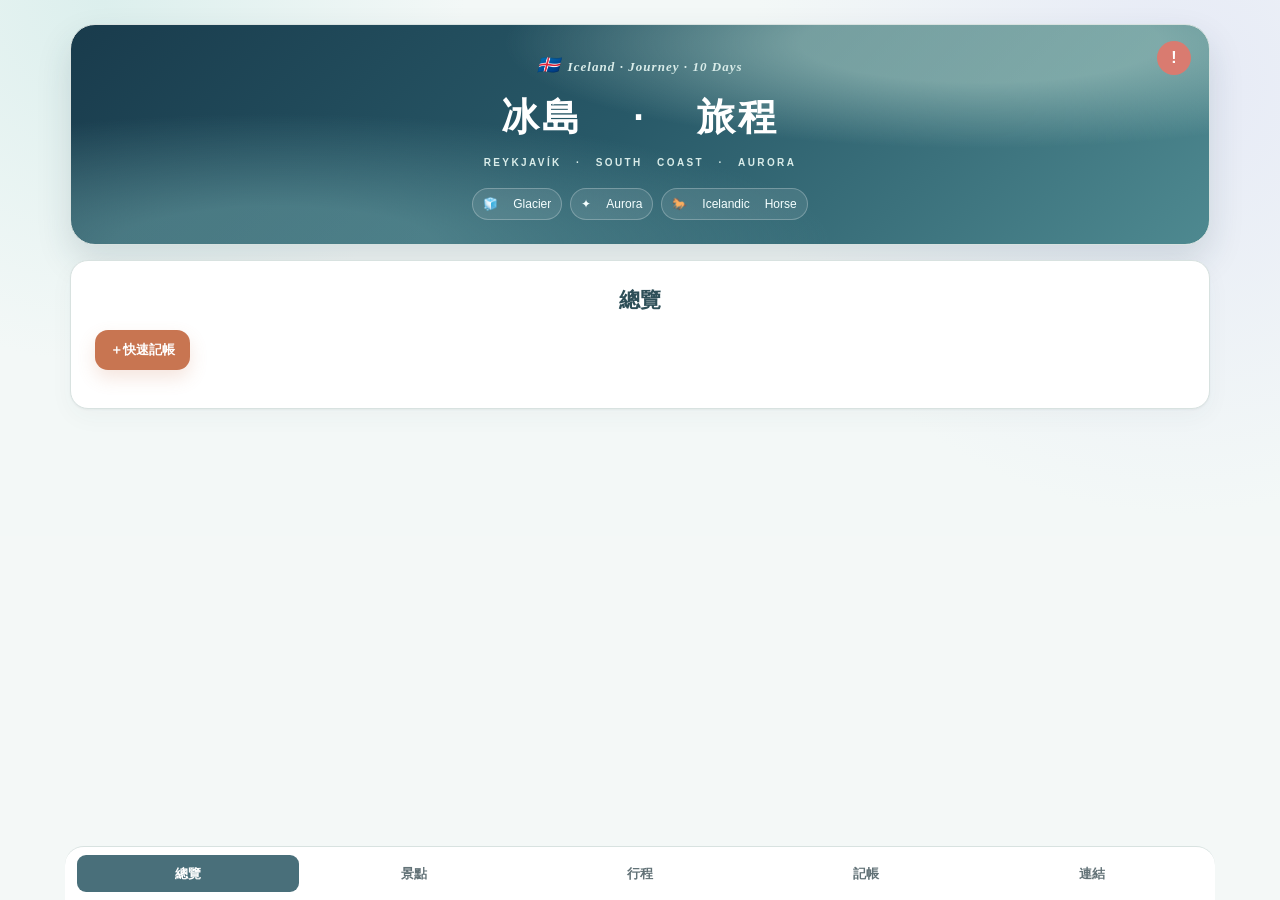
<file: index.html>
<!doctype html>
<html lang="zh-Hant"><meta charset="utf-8"><meta name="viewport" content="width=device-width,initial-scale=1"><title>冰島｜工作台</title><meta http-equiv="refresh" content="0; url=web/index.html"><p>正在開啟工作台… <a href="web/index.html">按這裡進入</a></p>
</file>
<file: web/styles.css>
:root {
  font-family:
    -apple-system, BlinkMacSystemFont, "Noto Sans TC", "Microsoft JhengHei",
    "Noto Color Emoji", "Apple Color Emoji", "Segoe UI Emoji", sans-serif;
  color: #24323a;
  background: #f4f8f7;
  --blue: #2878aa;
  --soft: #e9f2f6;
  --line: #dfe7e5;
  --red: #b9524b;
  --green: #3f8769;
}
* {
  box-sizing: border-box;
}
body {
  margin: 0;
}
.wrap {
  max-width: 1150px;
  margin: auto;
  padding: 18px;
}
.panel {
  background: #fff;
  border: 1px solid var(--line);
  border-radius: 15px;
  padding: 20px;
  margin-bottom: 15px;
  box-shadow: 0 5px 18px #21454a0b;
}
h1 {
  margin: 0 0 5px;
  font-size: 28px;
}
h2 {
  margin: 0 0 13px;
  font-size: 21px;
}
h3 {
  margin: 0 0 7px;
}
.spot-icon {
  display: inline-block;
  margin-right: 6px;
  font-family:
    "Noto Color Emoji", "Apple Color Emoji", "Segoe UI Emoji", sans-serif;
  font-size: 1.05em;
  vertical-align: -0.08em;
}
.spot-icon-image {
  width: 1.15em;
  height: 1.15em;
  margin-right: 6px;
  vertical-align: -0.18em;
  object-fit: contain;
}
.modal-card h2 .spot-icon,
.modal-card h2 .spot-icon-image {
  font-size: 1em;
}
.muted {
  color: #6f7d81;
}
.hidden {
  display: none !important;
}
.row {
  display: flex;
  gap: 9px;
  flex-wrap: wrap;
  align-items: center;
}
.space {
  justify-content: space-between;
}
.btn {
  border: 0;
  border-radius: 9px;
  padding: 10px 15px;
  font-weight: 700;
  cursor: pointer;
  background: var(--blue);
  color: #fff;
}
.btn.gray {
  background: #edf3f3;
  color: #29434a;
}
.btn.red {
  background: #fff0ee;
  color: var(--red);
}
.btn.green {
  background: #eaf5ee;
  color: var(--green);
}
.status {
  padding: 10px 12px;
  border-radius: 9px;
  background: #edf5f4;
  color: #285e65;
  margin: 12px 0;
}
.status.error {
  background: #fff0ee;
  color: #963d37;
}
.tabs {
  display: flex;
  gap: 8px;
  overflow: auto;
  margin: 14px 0;
}
.tab {
  border: 0;
  background: #eaf1f2;
  color: #607277;
  border-radius: 9px;
  padding: 10px 15px;
  font-weight: 700;
  cursor: pointer;
  white-space: nowrap;
}
.tab.active {
  background: var(--blue);
  color: #fff;
}
.section {
  display: none;
}
.section.active {
  display: block;
}
.form {
  display: grid;
  grid-template-columns: repeat(2, minmax(0, 1fr));
  gap: 11px;
}
.field {
  display: grid;
  gap: 5px;
}
.field.full {
  grid-column: 1/-1;
}
.field label {
  font-size: 13px;
  color: #68777a;
  font-weight: 700;
}
.field input,
.field select,
.field textarea {
  width: 100%;
  border: 1px solid var(--line);
  border-radius: 9px;
  padding: 10px;
  background: #fff;
  font: inherit;
}
.field textarea {
  min-height: 82px;
  resize: vertical;
}
.grid {
  display: grid;
  grid-template-columns: repeat(4, minmax(0, 1fr));
  gap: 13px;
}
.spot-card {
  cursor: pointer;
  min-height: 130px;
}
.spot-card.expanded {
  grid-column: 1/-1;
  cursor: default;
}
.spot-summary {
  min-height: 92px;
}
.spot-summary h3 {
  display: inline-block;
  margin-right: 7px;
}
.spot-map {
  display: block;
  margin-top: 12px;
  color: var(--blue);
  white-space: nowrap;
  overflow: hidden;
  text-overflow: ellipsis;
}
.expanded-content {
  display: none;
}
.spot-card.expanded .expanded-content {
  display: block;
  margin-top: 12px;
}
.card {
  border: 1px solid var(--line);
  border-radius: 12px;
  padding: 15px;
  background: #fff;
}
.tag {
  display: inline-block;
  font-size: 12px;
  border-radius: 999px;
  padding: 3px 8px;
  background: var(--soft);
  color: #2474a0;
}
.meta {
  display: grid;
  gap: 5px;
  font-size: 14px;
  color: #647276;
  margin-top: 10px;
}
.detail {
  white-space: pre-wrap;
  background: #f7faf9;
  border-radius: 9px;
  padding: 10px;
  margin-top: 11px;
  font-size: 13px;
  max-height: 180px;
  overflow: auto;
}
.calendar {
  border: 1px solid var(--line);
  border-radius: 12px;
  overflow: auto;
  background: #fff;
}
.calendar-body {
  display: grid;
  grid-template-columns: 72px minmax(680px, 1fr);
  min-width: 752px;
}
.calendar-times {
  background: #f7faf9;
  color: #718085;
  font-size: 12px;
}
.calendar-time {
  height: 60px;
  padding: 5px 8px;
  text-align: right;
  border-bottom: 1px solid var(--line);
}
.calendar-board {
  position: relative;
  min-height: 1440px;
  background: repeating-linear-gradient(
    to bottom,
    #fff 0,
    #fff 59px,
    var(--line) 60px
  );
}
.calendar-slot {
  height: 60px;
  border-bottom: 1px dashed #edf1f0;
}
.calendar-event {
  position: absolute;
  left: 8px;
  right: 8px;
  min-height: 46px;
  padding: 8px 10px;
  border-left: 4px solid var(--blue);
  border-radius: 9px;
  background: #eaf4f8;
  box-shadow: 0 2px 6px #21454a18;
  cursor: grab;
  overflow: hidden;
}
.calendar-event:active {
  cursor: grabbing;
}
.calendar-event strong {
  display: block;
  font-size: 14px;
}
.calendar-event small {
  display: block;
  color: #557077;
  margin-top: 3px;
}
.unscheduled {
  padding: 12px;
  background: #fff8e9;
  border: 1px solid #f0d69a;
  border-radius: 10px;
  margin-bottom: 12px;
}
.unscheduled-event {
  position: relative;
  display: inline-block;
  left: auto;
  right: auto;
  top: auto;
  height: auto !important;
  margin: 6px 6px 0 0;
}
.table-wrap {
  overflow: auto;
}
.modal {
  position: fixed;
  inset: 0;
  background: #17252bcc;
  display: flex;
  align-items: center;
  justify-content: center;
  padding: 18px;
  z-index: 20;
}
.modal.hidden {
  display: none;
}
.modal-card {
  width: min(760px, 100%);
  max-height: 90vh;
  overflow: auto;
  background: #fff;
  border-radius: 15px;
  padding: 20px;
  box-shadow: 0 18px 50px #102b3333;
}
.modal-content {
  white-space: pre-wrap;
  line-height: 1.7;
  background: #f7faf9;
  border-radius: 10px;
  padding: 14px;
  margin-top: 14px;
}
.modal-content h2,
.modal-content h3,
.modal-content h4 {
  margin: 16px 0 6px;
}
.modal-content p {
  margin: 6px 0;
}
.currency-buttons {
  display: flex;
  gap: 8px;
}
.currency-button {
  flex: 1;
  border: 1px solid var(--line);
  border-radius: 9px;
  padding: 11px;
  background: #fff;
  color: #52656a;
  font: inherit;
  font-weight: 700;
  cursor: pointer;
}
.currency-button.active {
  background: var(--blue);
  border-color: var(--blue);
  color: #fff;
}
.bottom-nav {
  position: fixed;
  left: 50%;
  bottom: 0;
  transform: translateX(-50%);
  width: min(1150px, 100%);
  display: grid;
  grid-template-columns: repeat(5, 1fr);
  gap: 4px;
  padding: 8px 12px calc(8px + env(safe-area-inset-bottom));
  background: #ffffffee;
  border-top: 1px solid var(--line);
  backdrop-filter: blur(10px);
  z-index: 10;
}
.bottom-nav button {
  border: 0;
  background: transparent;
  color: #627277;
  padding: 9px 4px;
  border-radius: 9px;
  font: inherit;
  font-size: 13px;
  font-weight: 700;
  cursor: pointer;
}
.bottom-nav button.active {
  background: var(--blue);
  color: #fff;
}
.overview-grid {
  display: grid;
  grid-template-columns: repeat(3, minmax(0, 1fr));
  gap: 13px;
}
.overview-list {
  display: grid;
  gap: 8px;
}
.overview-item {
  padding: 10px;
  border: 1px solid var(--line);
  border-radius: 9px;
  background: #fff;
}
.todo-list {
  display: grid;
  gap: 8px;
  margin-top: 14px;
}
.todo-row {
  display: flex;
  gap: 8px;
  align-items: center;
}
.todo-row input[type="text"] {
  flex: 1;
  border: 1px solid var(--line);
  border-radius: 7px;
  padding: 8px;
}
@media (max-width: 750px) {
  .overview-grid {
    grid-template-columns: 1fr;
  }
  .bottom-nav button {
    font-size: 12px;
  }
}
.table {
  width: 100%;
  border-collapse: collapse;
  min-width: 720px;
}
.table th,
.table td {
  padding: 10px;
  border-bottom: 1px solid var(--line);
  text-align: left;
}
.table th {
  font-size: 13px;
  color: #6b797c;
  background: #f5f8f8;
}
.timeline {
  display: grid;
  gap: 9px;
}
.timeline-item {
  display: grid;
  grid-template-columns: 100px 1fr;
  gap: 11px;
}
.time {
  padding: 12px 0;
  text-align: right;
  color: var(--blue);
  font-weight: 800;
}
.timeline-card {
  border-left: 4px solid var(--blue);
  padding: 12px 14px;
  border-radius: 10px;
  background: #fff;
  border: 1px solid var(--line);
}
.weather {
  padding: 14px;
  border: 1px solid #cfe1e7;
  background: #f0f7fa;
  border-radius: 11px;
  margin-bottom: 14px;
}
.login {
  max-width: 560px;
  margin: 70px auto;
}
.small {
  font-size: 13px;
}
@media (max-width: 950px) {
  .grid {
    grid-template-columns: repeat(2, minmax(0, 1fr));
  }
}
@media (max-width: 750px) {
  .grid {
    grid-template-columns: 1fr;
  }
  .form {
    grid-template-columns: 1fr;
  }
  .field.full {
    grid-column: auto;
  }
  .timeline-item {
    grid-template-columns: 62px 1fr;
  }
  .time {
    font-size: 13px;
  }
}

/* ===== Nordic UI ===== */
:root {
  --blue: #496f7a;
  --blue-dark: #2e4f58;
  --soft: #e8f0ef;
  --line: #d8e2e0;
  --canvas: #f5f8f7;
  --green: #477d68;
  --red: #b45c59;
}
body {
  color: #26373d;
  background:
    radial-gradient(circle at 10% 0%, #eaf1f0 0, transparent 28%), var(--canvas);
}
.wrap {
  max-width: 1180px;
  padding: 24px 20px 112px;
}
.panel {
  position: relative;
  border-radius: 18px;
  padding: 24px;
  box-shadow:
    0 1px 2px #29434a0d,
    0 8px 24px #29434a0a;
}
#appPanel > .panel:first-child {
  padding: 28px 28px 22px;
  text-align: center;
  background: #fdfefe;
}
#appPanel > .panel:first-child .status {
  position: absolute;
  top: 16px;
  right: 18px;
  margin: 0;
}
h1,
h2,
h3 {
  text-align: center;
}
h1 {
  letter-spacing: 0.04em;
}
h2 {
  color: var(--blue-dark);
}
.row.space {
  justify-content: center;
}
.btn,
.tab,
.currency-button,
.filter-button,
.bottom-nav button {
  transition:
    background 160ms ease,
    color 160ms ease,
    border-color 160ms ease,
    transform 120ms ease;
}
.btn:hover,
.tab:hover,
.currency-button:hover,
.filter-button:hover,
.bottom-nav button:hover {
  background: #dce9e7;
  color: var(--blue-dark);
}
.btn:active,
.tab:active,
.currency-button:active,
.filter-button:active,
.bottom-nav button:active {
  transform: translateY(1px) scale(0.98);
  background: var(--blue-dark);
  color: #fff;
}
.btn.gray,
.btn.soft-action {
  background: var(--soft);
  color: var(--blue-dark);
}
.btn.soft-action {
  display: block;
  margin: 14px auto 20px;
}
.status {
  width: 34px;
  height: 34px;
  display: grid;
  place-items: center;
  padding: 0;
  border-radius: 50%;
  font-weight: 800;
  background: #e8f1ec;
  color: var(--green);
}
.status.busy {
  background: #edf1f0;
  color: var(--blue);
}
.status.error {
  background: #fbe9e7;
  color: var(--red);
}
.tabs {
  justify-content: center;
}
.tab.active,
.currency-button.active,
.filter-button.active,
.bottom-nav button.active {
  background: var(--blue);
  color: #fff;
  border-color: var(--blue);
}
.grid,
.overview-grid {
  text-align: center;
}
.card,
.spot-card,
.overview-item {
  text-align: center;
}
.spot-card {
  min-height: 142px;
  display: grid;
  place-items: center;
}
.spot-summary {
  min-height: auto;
  width: 100%;
}
.spot-summary h3 {
  margin-bottom: 10px;
}
.spot-map {
  margin-top: 14px;
  text-align: center;
}
.form {
  max-width: 720px;
  margin-left: auto;
  margin-right: auto;
  text-align: center;
}
.field label {
  text-align: center;
}
.field input,
.field select,
.field textarea {
  text-align: center;
  background: #fbfdfc;
}
.field input:focus,
.field select:focus,
.field textarea:focus,
#dateFilter:focus {
  outline: 3px solid #dbe9e7;
  border-color: var(--blue);
}
.currency-buttons {
  max-width: 420px;
  margin: auto;
}
.field.full > .btn {
  width: min(420px, 100%);
  margin: auto;
}
.expense-view-panel {
  text-align: center;
}
.expense-filters {
  display: grid;
  grid-template-columns: repeat(6, minmax(0, 1fr));
  gap: 8px;
  margin-bottom: 16px;
}
.filter-button {
  border: 1px solid var(--line);
  border-radius: 12px;
  padding: 10px 8px;
  background: #f1f6f5;
  color: #587078;
  font: inherit;
  font-weight: 700;
  cursor: pointer;
}
.filter-button small {
  display: block;
  margin-top: 3px;
  font-size: 11px;
  font-weight: 500;
  opacity: 0.8;
}
.expense-summary {
  margin: 6px auto 18px;
  color: var(--blue-dark);
  font-size: 24px;
  font-weight: 800;
}
.table th,
.table td {
  text-align: center;
}
.day-label {
  display: none;
}
.modal-content {
  text-align: left;
}
.weather {
  text-align: center;
}
.todo-list {
  text-align: center;
}
.todo-row {
  justify-content: center;
}
@media (max-width: 750px) {
  #appPanel > .panel:first-child {
    padding: 22px 16px 18px;
  }
  .expense-filters {
    grid-template-columns: repeat(3, minmax(0, 1fr));
  }
  .panel {
    padding: 18px;
  }
}

/* ===== Iceland identity ===== */
.hero-panel {
  overflow: hidden;
  color: #f8fbfb;
  background:
    radial-gradient(ellipse at 80% 8%, #b5d6cc88 0 14%, transparent 37%),
    radial-gradient(ellipse at 18% 100%, #6ea4a888 0 12%, transparent 42%),
    linear-gradient(135deg, #193b4c 0%, #285968 48%, #4e8990 100%);
  box-shadow: 0 16px 34px #193b4c25;
}
.hero-panel::after {
  position: absolute;
  inset: auto -10% -72px 30%;
  height: 150px;
  border-radius: 50% 50% 0 0;
  background: #102d3c44;
  content: "";
  transform: rotate(-4deg);
}
.hero-kicker,
.hero-route {
  position: relative;
  z-index: 1;
  color: #d9ece9;
  font-size: 11px;
  font-weight: 800;
  letter-spacing: 0.16em;
}
.hero-kicker {
  margin-bottom: 12px;
}
.hero-flag {
  margin-right: 4px;
  font-size: 18px;
  letter-spacing: 0;
}
.hero-panel h1 {
  position: relative;
  z-index: 1;
  margin: 0;
  color: #fff;
  font-size: clamp(25px, 4vw, 38px);
  letter-spacing: 0.08em;
  white-space: nowrap;
}
.hero-route {
  margin-top: 10px;
  font-size: 10px;
  letter-spacing: 0.24em;
}
.hero-panel .status {
  z-index: 2;
  background: #eaf5f299;
  color: #fff;
}
.hero-panel .status.ready {
  background: #7db99b;
}
.hero-panel .status.error {
  background: #d97b70;
}
.spot-summary h3 {
  max-width: 100%;
  overflow: hidden;
  margin: 0 auto 10px;
  font-size: 16px;
  white-space: nowrap;
  text-overflow: ellipsis;
}
.spot-map {
  display: inline-block;
  margin-top: 10px;
  padding: 5px 12px;
  border-radius: 999px;
  background: #edf5f3;
  color: var(--blue-dark);
  font-size: 13px;
  font-weight: 800;
  text-decoration: none;
}
.expense-filters {
  display: flex;
  flex-wrap: nowrap;
  justify-content: center;
  overflow-x: auto;
  padding: 2px 2px 7px;
}
.filter-button {
  flex: 0 0 auto;
  min-width: 56px;
  white-space: nowrap;
}
@media (max-width: 750px) {
  .hero-panel h1 {
    font-size: 25px;
  }
  .hero-route {
    letter-spacing: 0.12em;
  }
  .expense-filters {
    justify-content: flex-start;
  }
}

#appPanel > .panel.hero-panel {
  background:
    radial-gradient(ellipse at 80% 8%, #b5d6cc88 0 14%, transparent 37%),
    radial-gradient(ellipse at 18% 100%, #6ea4a888 0 12%, transparent 42%),
    linear-gradient(135deg, #193b4c 0%, #285968 48%, #4e8990 100%);
}
#appPanel > .panel.hero-panel::after {
  background: #102d3c44;
}
#appPanel > .panel.hero-panel::after {
  right: 0;
}
#appPanel > .panel.hero-panel::after {
  display: none;
}

/* ===== Mobile controls and card hierarchy ===== */
#spotFilters,
#itineraryNav {
  display: grid;
  gap: 8px;
  overflow: visible;
}
#spotFilters {
  grid-template-columns: repeat(7, minmax(0, 1fr));
}
#itineraryNav {
  grid-template-columns: repeat(6, minmax(0, 1fr));
}
#spotFilters .tab,
#itineraryNav .tab {
  min-width: 0;
  padding: 10px 4px;
  text-align: center;
}
.spot-actions,
.modal-actions {
  display: flex;
  flex-direction: column;
  align-items: center;
  gap: 8px;
}
.spot-actions .tag,
.spot-actions .spot-map {
  margin: 0;
}
.modal-card {
  position: relative;
}
.modal-header {
  min-height: 48px;
  padding-right: 82px;
}
.modal-header h2 {
  margin: 0;
  text-align: left;
  line-height: 1.25;
}
.modal-header #closeSpotModal {
  position: absolute;
  top: 0;
  right: 0;
}
.modal-actions {
  flex-direction: row;
  justify-content: flex-start;
  margin-top: 10px;
}
.modal-actions .spot-map {
  display: inline-block;
}
.calendar-event {
  user-select: none;
}
.calendar-resize-handle {
  position: absolute;
  right: 8px;
  bottom: 3px;
  left: 8px;
  height: 10px;
  border-top: 2px solid #4f7780aa;
  border-bottom: 2px solid #4f778055;
  cursor: ns-resize;
  touch-action: none;
}
.calendar-resize-handle::after {
  display: block;
  width: 28px;
  height: 2px;
  margin: 2px auto;
  border-radius: 2px;
  background: #4f7780aa;
  content: "";
}
.expense-filters {
  display: grid;
  grid-template-columns: repeat(6, minmax(0, 1fr));
  overflow: visible;
}
.filter-button {
  min-width: 0;
  padding: 9px 4px;
}
@media (max-width: 750px) {
  #spotFilters {
    grid-template-columns: repeat(4, minmax(0, 1fr));
  }
  #itineraryNav,
  .expense-filters {
    grid-template-columns: repeat(6, minmax(0, 1fr));
  }
  #spotFilters .tab,
  #itineraryNav .tab,
  .filter-button {
    font-size: 13px;
  }
  .modal-card {
    padding: 18px;
  }
}

/* English title accent: handwritten without requiring an external font */
.hero-kicker {
  font-family: "Segoe Script", "Bradley Hand", "Apple Chancery", cursive;
  font-size: 13px;
  font-style: italic;
  font-weight: 600;
  letter-spacing: 0.08em;
  text-transform: none;
}

/* Final mobile rule: one clean horizontal row, never wrapped */
#spotFilters,
#itineraryNav,
.expense-filters {
  display: flex;
  flex-wrap: nowrap;
  justify-content: center;
  overflow-x: auto;
  overflow-y: hidden;
  scrollbar-width: none;
}
#spotFilters::-webkit-scrollbar,
#itineraryNav::-webkit-scrollbar,
.expense-filters::-webkit-scrollbar {
  display: none;
}
#spotFilters .tab,
#itineraryNav .tab,
.expense-filters .filter-button {
  flex: 0 0 auto;
  min-width: 64px;
  white-space: nowrap;
}
.hero-kicker {
  max-width: 100%;
  padding: 0 52px;
}
@media (max-width: 750px) {
  #spotFilters,
  #itineraryNav,
  .expense-filters {
    justify-content: flex-start;
  }
  .hero-kicker {
    padding: 0 46px;
    font-size: 12px;
    white-space: nowrap;
  }
}


/* ===== Preview v2: Iceland journey home ===== */
body {
  background:
    radial-gradient(circle at 8% 0%, #dcefed 0, transparent 28%),
    radial-gradient(circle at 92% 16%, #e6eaf6 0, transparent 34%),
    #f3f8f7;
}
.wrap { max-width: 1180px; padding: 24px 20px 112px; }
.hero-panel {
  padding: 28px 28px 24px !important;
  border-radius: 25px !important;
  min-height: 166px;
}
.hero-kicker { padding: 0 56px; }
.hero-tags {
  position: relative; z-index: 1;
  display: flex; justify-content: center; flex-wrap: wrap; gap: 8px;
  margin-top: 18px;
}
.hero-tags span {
  padding: 6px 10px; border: 1px solid #ffffff40; border-radius: 999px;
  background: #ffffff18; color: #f5ffff; font-size: 12px;
}
#overview .panel:first-child { padding-top: 24px; }
#overview .row.space { justify-content: space-between; align-items: center; }
#addExpenseJump {
  display: inline-flex; align-items: center; justify-content: center;
  margin: 0; padding: 11px 15px; border-radius: 13px;
  background: #c87551; color: #fff; box-shadow: 0 8px 18px #c8755130;
}
#addExpenseJump:hover, #addExpenseJump:active { background: #a85c42; color: #fff; }
#overviewGrid .card { background: #fbfdfc; }
#spotFilters, #itineraryNav, #expenseDateFilters {
  display: flex; flex-wrap: nowrap; justify-content: flex-start;
  overflow-x: auto; overflow-y: hidden; scrollbar-width: none;
}
#spotFilters::-webkit-scrollbar, #itineraryNav::-webkit-scrollbar, #expenseDateFilters::-webkit-scrollbar { display: none; }
#spotFilters .tab, #itineraryNav .tab, #expenseDateFilters .filter-button { flex: 0 0 auto; min-width: 64px; white-space: nowrap; }
#itineraryNav { margin-top: 15px; }
.bottom-nav { border-radius: 19px 19px 0 0; }
@media (max-width: 750px) {
  .wrap { padding: 14px 12px 104px; }
  .hero-panel { padding: 23px 17px 19px !important; min-height: 155px; }
  .hero-kicker { padding: 0 45px; font-size: 12px; white-space: nowrap; }
  .hero-panel h1 { font-size: 27px; }
  .hero-tags { gap: 6px; margin-top: 14px; }
  .hero-tags span { font-size: 11px; padding: 5px 8px; }
  #overview .row.space { align-items: stretch; flex-direction: column; }
  #addExpenseJump { width: 100%; }
  #spots .grid { grid-template-columns: repeat(2, minmax(0, 1fr)); gap: 9px; }
  #spots .spot-card { min-height: 132px; padding: 13px 8px; }
  #spots .spot-summary h3 { font-size: 14px; }
}


/* ===== Real overview: same visual language as the approved preview ===== */
.overview-stats {
  display: grid;
  grid-template-columns: repeat(2, minmax(0, 1fr));
  gap: 12px;
  margin: 18px 0;
}
.overview-stat {
  padding: 17px 18px;
  border: 1px solid var(--line);
  border-radius: 17px;
  background: #f7fbfa;
  text-align: left;
}
.overview-stat span {
  display: block;
  color: #71888d;
  font-size: 13px;
}
.overview-stat strong {
  display: block;
  margin-top: 7px;
  color: var(--blue-dark);
  font-size: 25px;
}
.overview-grid {
  grid-template-columns: repeat(3, minmax(0, 1fr));
  align-items: stretch;
  margin-top: 14px;
}
.overview-block {
  min-height: 150px;
  background: #fbfdfc;
}
.overview-block h3 {
  margin-bottom: 12px;
  color: var(--blue-dark);
  font-size: 18px;
}
.overview-quick {
  margin-top: 16px;
  padding: 18px;
  border: 1px solid var(--line);
  border-radius: 19px;
  background: #ffffffd9;
}
.overview-quick-head {
  display: grid;
  gap: 5px;
  margin-bottom: 12px;
  text-align: left;
}
.overview-quick-head span {
  color: var(--blue);
  font-size: 11px;
  font-weight: 900;
  letter-spacing: .16em;
}
.overview-quick-head strong { color: var(--blue-dark); font-size: 20px; }
.quick-days { display: flex; gap: 8px; overflow-x: auto; padding-bottom: 3px; scrollbar-width: none; }
.quick-days::-webkit-scrollbar { display: none; }
.day-chip {
  flex: 0 0 auto;
  border: 1px solid var(--line);
  border-radius: 12px;
  padding: 10px 14px;
  background: #f1f6f5;
  color: #58747a;
  font: inherit;
  font-weight: 800;
  cursor: pointer;
}
.day-chip:hover, .day-chip:active { background: var(--blue-dark); color: #fff; }
@media (max-width: 750px) {
  .overview-stats { grid-template-columns: repeat(2, minmax(0, 1fr)); gap: 9px; }
  .overview-stat { padding: 14px 12px; }
  .overview-stat strong { font-size: 21px; }
  .overview-grid { grid-template-columns: 1fr; }
  .overview-quick { padding: 15px 12px; }
}

/* ===== Mobile typography safeguard ===== */
html { -webkit-text-size-adjust: 100%; }
body { line-height: 1.5; overflow-x: hidden; }
.hero-kicker, .hero-route { overflow: hidden; text-overflow: ellipsis; }
.hero-kicker { line-height: 1.35; }
.hero-route { line-height: 1.4; }
.overview-item, .overview-item strong, .overview-block, .card, .spot-card, .event-card, .weather {
  min-width: 0;
  overflow-wrap: anywhere;
}
.overview-item strong, .overview-block h3, .spot-card h3, .event-card strong {
  line-height: 1.35;
}
@media (max-width: 750px) {
  h1 { font-size: 25px; line-height: 1.25; }
  h2 { font-size: 21px; line-height: 1.3; }
  h3 { line-height: 1.35; }
  .hero-kicker {
    padding: 0 38px;
    font-size: 11px;
    letter-spacing: .045em;
    white-space: nowrap;
  }
  .hero-panel h1 { font-size: 27px; line-height: 1.2; }
  .hero-route {
    max-width: 100%;
    font-size: 9px;
    letter-spacing: .08em;
    white-space: nowrap;
  }
  .overview-stat strong { font-size: 19px; line-height: 1.25; }
  .overview-block h3 { font-size: 17px; }
  .overview-item { padding: 9px 8px; }
  .overview-item strong { font-size: 14px; }
  .spot-card h3 { font-size: 14px; }
  .modal-header { padding-right: 74px; }
  .modal-header h2 { font-size: 21px; }
  .bottom-nav button { font-size: 12px; white-space: nowrap; }
}
</file>
